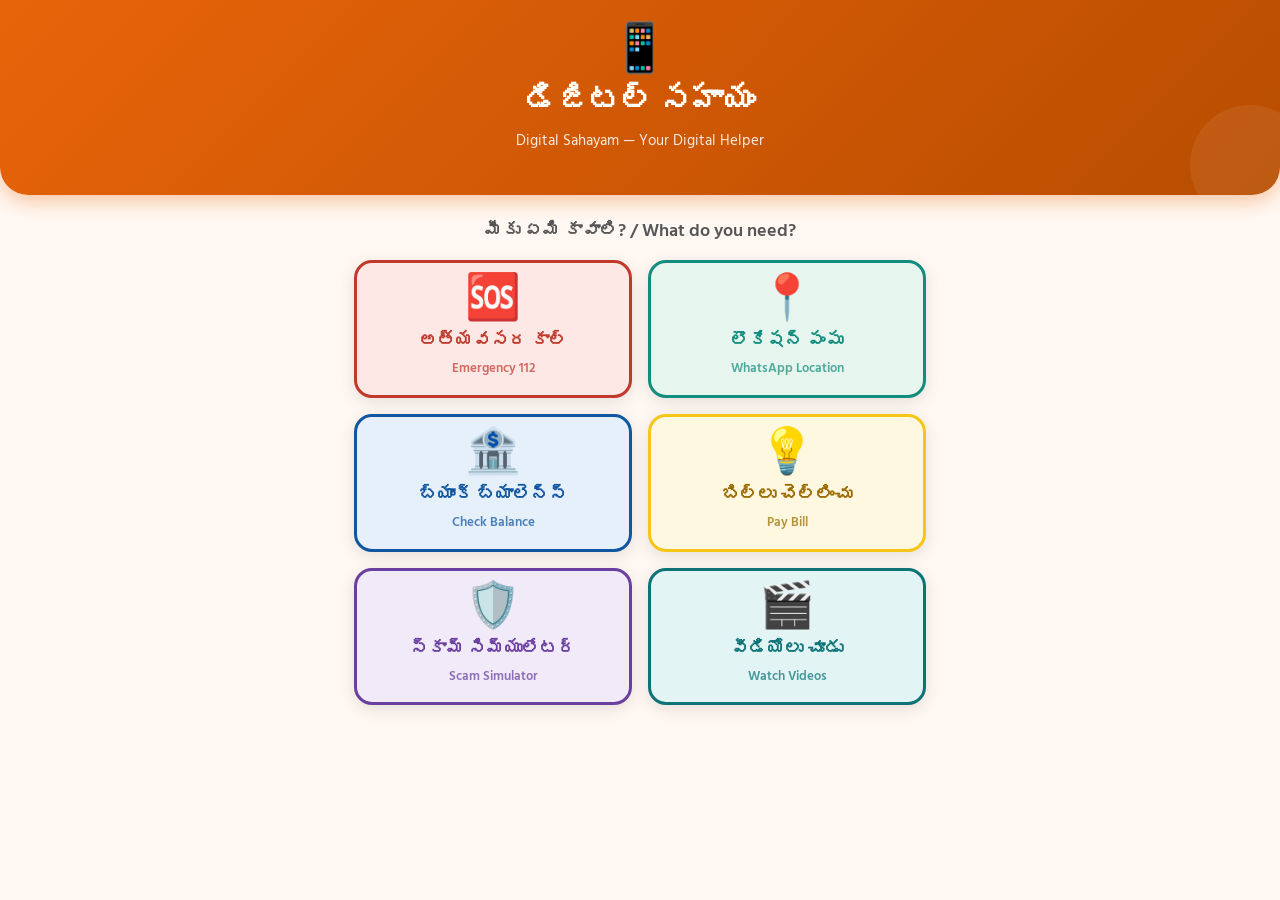
<file: index.html>
<!DOCTYPE html>
<html lang="te">
<head>
  <meta charset="UTF-8"/>
  <meta name="viewport" content="width=device-width, initial-scale=1.0"/>
  <title>డిజిటల్ సహాయం | Digital Sahayam</title>
  <link rel="manifest" href="manifest.json">
  <link href="https://cdn.jsdelivr.net/npm/bootstrap@5.3.0/dist/css/bootstrap.min.css" rel="stylesheet"/>
  <link href="https://fonts.googleapis.com/css2?family=Baloo+2:wght@600;800&family=Hind:wght@400;600&display=swap" rel="stylesheet"/>
  <link rel="stylesheet" href="style.css"/>
</head>
<body>

  <header class="site-header header-orange">
    <div class="header-icon">📱</div>
    <h1 class="header-title">డిజిటల్ సహాయం</h1>
    <p class="header-sub">Digital Sahayam — Your Digital Helper</p>
  </header>

  <main class="page-container mt-4">
    <p class="section-hint">మీకు ఏమి కావాలి? / What do you need?</p>

    <div class="row g-3">
      <div class="col-6">
        <a class="big-btn btn-emergency" href="tel:112">
          <span class="btn-icon">🆘</span>
          <span class="btn-label">అత్యవసర కాల్</span>
          <span class="btn-sublabel">Emergency 112</span>
        </a>
      </div>

      <div class="col-6">
        <div class="big-btn btn-whatsapp" id="btn-location">
          <span class="btn-icon">📍</span>
          <span class="btn-label">లొకేషన్ పంపు</span>
          <span class="btn-sublabel">WhatsApp Location</span>
        </div>
      </div>

      <div class="col-6">
        <div class="big-btn btn-bank" onclick="openSheet('balance-sheet')">
          <span class="btn-icon">🏦</span>
          <span class="btn-label">బ్యాంక్ బ్యాలెన్స్</span>
          <span class="btn-sublabel">Check Balance</span>
        </div>
      </div>

      <div class="col-6">
        <div class="big-btn btn-bill" onclick="openSheet('bill-sheet')">
          <span class="btn-icon">💡</span>
          <span class="btn-label">బిల్లు చెల్లించు</span>
          <span class="btn-sublabel">Pay Bill</span>
        </div>
      </div>

      <div class="col-6">
        <a class="big-btn btn-scam" href="scam-simulator.html">
          <span class="btn-icon">🛡️</span>
          <span class="btn-label">స్కామ్ సిమ్యులేటర్</span>
          <span class="btn-sublabel">Scam Simulator</span>
        </a>
      </div>

      <div class="col-6">
        <a class="big-btn btn-video" href="videos.html">
          <span class="btn-icon">🎬</span>
          <span class="btn-label">వీడియోలు చూడు</span>
          <span class="btn-sublabel">Watch Videos</span>
        </a>
      </div>
    </div>
  </main>


  <!-- ===================================================
       SHEET 1 : BANK BALANCE — Method Selector
       =================================================== -->
  <div class="sheet-overlay" id="balance-sheet">
    <div class="sheet-box">
      <button class="sheet-close" onclick="closeSheet('balance-sheet')">✕</button>
      <div class="sheet-title">🏦 బ్యాంక్ బ్యాలెన్స్ చెక్ చేయండి</div>
      <div class="sheet-sub">మీకు అనువైన పద్ధతి ఎంచుకోండి — 100% సురక్షితం</div>

      <div class="method-grid">

        <!-- Missed Call -->
        <div class="method-card method-missed"
             onclick="closeSheet('balance-sheet'); setTimeout(()=>openSheet('bank-missed-sheet'),160)">
          <span class="method-icon">📵</span>
          <div class="method-name">మిస్డ్ కాల్</div>
          <div class="method-sub">కాల్ ఇవ్వండి<br>Balance SMS వస్తుంది</div>
        </div>

        <!-- SMS Balance -->
        <div class="method-card method-sms"
             onclick="closeSheet('balance-sheet'); setTimeout(()=>openSheet('bank-sms-sheet'),160)">
          <span class="method-icon">💬</span>
          <div class="method-name">SMS Balance</div>
          <div class="method-sub">SMS పంపండి<br>Balance Reply వస్తుంది</div>
        </div>

        <!-- USSD *99# -->
        <a class="method-card method-ussd" href="tel:*99%23">
          <span class="method-icon">📞</span>
          <div class="method-name">USSD *99#</div>
          <div class="method-sub">Dial చేయండి
            <span class="jio-warn">⚠️ Jio లో పని చేయదు</span>
          </div>
        </a>

        <!-- ATM -->
        <a class="method-card method-atm"
           href="https://www.google.com/maps/search/ATM+near+me" target="_blank">
          <span class="method-icon">🏧</span>
          <div class="method-name">దగ్గర ATM</div>
          <div class="method-sub">ATM వద్ద చెక్ చేయండి<br>Internet అక్కర్లేదు</div>
        </a>

      </div>

      <p class="balance-warn">⚠️ మీ OTP / PIN / Password ఎవరికీ చెప్పకండి!</p>
    </div>
  </div>


  <!-- ===================================================
       SHEET 2 : MISSED CALL — Bank Selector
       =================================================== -->
  <div class="sheet-overlay" id="bank-missed-sheet">
    <div class="sheet-box">
      <button class="sheet-close" onclick="closeSheet('bank-missed-sheet')">✕</button>
      <div class="sheet-title">📵 మీ బ్యాంక్ ఎంచుకోండి</div>
      <div class="sheet-sub">మిస్డ్ కాల్ ఇవ్వండి — Balance SMS వస్తుంది (Free)</div>

      <div class="bank-grid">
        <a class="bank-card" href="tel:09223766666">
          <span class="bank-logo">🏛️</span>
          <span class="bank-name">SBI</span>
          <span class="bank-num">09223766666</span>
        </a>
        <a class="bank-card" href="tel:9654242424">
          <span class="bank-logo">🔵</span>
          <span class="bank-name">HDFC Bank</span>
          <span class="bank-num">9654242424</span>
        </a>
        <a class="bank-card" href="tel:9594613613">
          <span class="bank-logo">🟠</span>
          <span class="bank-name">ICICI Bank</span>
          <span class="bank-num">9594613613</span>
        </a>
        <a class="bank-card" href="tel:08049400144">
          <span class="bank-logo">🔴</span>
          <span class="bank-name">Axis Bank</span>
          <span class="bank-num">08049400144</span>
        </a>
        <a class="bank-card" href="tel:09015734734">
          <span class="bank-logo">🟡</span>
          <span class="bank-name">Canara Bank</span>
          <span class="bank-num">09015734734</span>
        </a>
        <a class="bank-card" href="tel:09223008586">
          <span class="bank-logo">🟢</span>
          <span class="bank-name">Union Bank</span>
          <span class="bank-num">09223008586</span>
        </a>
        <a class="bank-card" href="tel:18001802222">
          <span class="bank-logo">🔷</span>
          <span class="bank-name">PNB</span>
          <span class="bank-num">18001802222</span>
        </a>
        <a class="bank-card" href="tel:8468001111">
          <span class="bank-logo">🏦</span>
          <span class="bank-name">Bank of Baroda</span>
          <span class="bank-num">8468001111</span>
        </a>
      </div>

      <p class="bank-tip">✅ కాల్ ఆటోమేటిక్ గా disconnect అవుతుంది — Balance SMS వస్తుంది</p>
    </div>
  </div>


  <!-- ===================================================
       SHEET 3 : SMS BALANCE — Bank Selector
       =================================================== -->
  <div class="sheet-overlay" id="bank-sms-sheet">
    <div class="sheet-box">
      <button class="sheet-close" onclick="closeSheet('bank-sms-sheet')">✕</button>
      <div class="sheet-title">💬 SMS Balance Check</div>
      <div class="sheet-sub">మీ బ్యాంక్ ఎంచుకోండి — SMS పంపి Balance చూడండి</div>

      <div class="bank-grid">
  <a class="bank-card" href="sms:09223766666?body=BAL">
    <span class="bank-logo">🏛️</span>
    <span class="bank-name">SBI</span>
    <span class="bank-num">BAL → 09223766666</span>
  </a>
  <a class="bank-card" href="sms:5676712?body=BAL">
    <span class="bank-logo">🔵</span>
    <span class="bank-name">HDFC Bank</span>
    <span class="bank-num">BAL → 5676712</span>
  </a>
  <a class="bank-card" href="sms:9215676766?body=IBAL%20">
    <span class="bank-logo">🟠</span>
    <span class="bank-name">ICICI Bank</span>
    <span class="bank-num">IBAL &lt;last 6 digits A/c&gt; → 9215676766</span>
  </a>
  <a class="bank-card" href="sms:9717000002?body=BAL">
    <span class="bank-logo">🔴</span>
    <span class="bank-name">Axis Bank</span>
    <span class="bank-num">BAL → 9717000002</span>
  </a>
  <a class="bank-card" href="sms:5607060?body=CANBAL%20">
    <span class="bank-logo">🟡</span>
    <span class="bank-name">Canara Bank</span>
    <span class="bank-num">CANBAL &lt;UserID&gt; &lt;MPIN&gt; → 5607060</span>
  </a>
  <a class="bank-card" href="sms:09223008486?body=UBAL">
    <span class="bank-logo">🟢</span>
    <span class="bank-name">Union Bank</span>
    <span class="bank-num">UBAL → 09223008486</span>
  </a>
</div>

      <p class="bank-tip">📲 మీ రిజిస్టర్డ్ మొబైల్ నంబర్ నుండి మాత్రమే SMS పంపండి</p>
    </div>
  </div>


  <!-- ===================================================
       SHEET 4 : BILL TYPE — Selector
       =================================================== -->
  <div class="sheet-overlay" id="bill-sheet">
    <div class="sheet-box">
      <button class="sheet-close" onclick="closeSheet('bill-sheet')">✕</button>
      <div class="sheet-title">💡 ఏ బిల్లు చెల్లించాలి?</div>
      <div class="sheet-sub">మీకు కావలసిన ఆప్షన్ ఎంచుకోండి</div>
      <div class="bill-grid">
        <div class="bill-opt bill-trigger" data-type="electricity">
          <span>⚡</span>Electricity<br>కరెంట్ బిల్లు
        </div>
        <div class="bill-opt bill-trigger" data-type="mobile">
          <span>📱</span>Mobile<br>Recharge
        </div>
        <div class="bill-opt bill-trigger" data-type="scan">
          <span>📷</span>Scan QR<br>స్కాన్ చేసి పే
        </div>
        <div class="bill-opt bill-trigger" data-type="other">
          <span>💳</span>Other<br>ఇతరాలు
        </div>
      </div>
    </div>
  </div>


  <!-- ===================================================
       SHEET 5 : STATE SELECTOR — Electricity Only
       =================================================== -->
  <div class="sheet-overlay" id="state-sheet">
    <div class="sheet-box">
      <button class="sheet-close" onclick="closeSheet('state-sheet')">✕</button>
      <div class="sheet-title">⚡ మీ రాష్ట్రం ఏది?</div>
      <div class="sheet-sub">కరెంట్ బిల్లు కోసం రాష్ట్రం ఎంచుకోండి</div>
      <div class="bill-grid">
        <div class="bill-opt state-trigger" data-state="ap">
          <span>🟢</span>Andhra Pradesh<br>ఆంధ్రప్రదేశ్
        </div>
        <div class="bill-opt state-trigger" data-state="ts">
          <span>🔵</span>Telangana<br>తెలంగాణ
        </div>
      </div>
    </div>
  </div>


  <!-- ===================================================
       SHEET 6 : TELECOM — Mobile Recharge
       =================================================== -->
  <div class="sheet-overlay" id="telecom-sheet">
    <div class="sheet-box">
      <button class="sheet-close" onclick="closeSheet('telecom-sheet')">✕</button>
      <div class="sheet-title">📱 మీ Operator ఎంచుకోండి</div>
      <div class="sheet-sub">Official website లో recharge చేయండి — Safe & Secure</div>
      <div class="telecom-grid">
        <a class="telecom-btn" href="https://www.jio.com/self-care/recharge" target="_blank">
          <span>🔵</span>Jio
          <div class="telecom-sub">jio.com</div>
        </a>
        <a class="telecom-btn" href="https://www.airtel.in/recharge-online/" target="_blank">
          <span>🔴</span>Airtel
          <div class="telecom-sub">airtel.in</div>
        </a>
        <a class="telecom-btn" href="https://portal2.bsnl.in/myportal/quickpay.do" target="_blank">
          <span>🟡</span>BSNL
          <div class="telecom-sub">bsnl.in</div>
        </a>
        <a class="telecom-btn" href="https://www.myvi.in/recharge" target="_blank">
          <span>🟣</span>Vi (Vodafone)
          <div class="telecom-sub">myvi.in</div>
        </a>
      </div>
      <p class="bank-tip">🌐 Browser లో official website తెరుచుకుంటుంది — App అక్కర్లేదు</p>
    </div>
  </div>


  <!-- ===================================================
       SHEET 7 : PAY GUIDE — Dynamic Options
       (Filled by main.js based on bill type + state)
       =================================================== -->
  <div class="sheet-overlay" id="pay-guide-sheet">
    <div class="sheet-box">
      <button class="sheet-close" onclick="closeSheet('pay-guide-sheet')">✕</button>
      <div class="sheet-title" id="pgs-title">Payment Options</div>
      <div class="sheet-sub" id="pgs-sub">మీకు అనువైన పద్ధతి ఎంచుకోండి</div>
      <div class="pay-grid" id="pgs-options">
        <!-- Injected dynamically by main.js -->
      </div>
    </div>
  </div>


  <!-- ===================================================
       WhatsApp Location Toast
       =================================================== -->
  <div id="location-toast" style="display:none;position:fixed;bottom:28px;left:50%;
       transform:translateX(-50%);background:#1A7A4A;color:#fff;padding:14px 24px;
       border-radius:14px;font-family:'Baloo 2',cursive;font-weight:700;font-size:1rem;
       z-index:9999;box-shadow:0 4px 16px rgba(0,0,0,0.2);text-align:center;">
    📍 WhatsApp కి redirect అవుతోంది!<br>
    <small style="font-weight:400;font-size:0.85rem;">Location share చేయండి</small>
  </div>

  <script src="https://cdn.jsdelivr.net/npm/bootstrap@5.3.0/dist/js/bootstrap.bundle.min.js"></script>
  <script src="main.js"></script>
</body>
</html>
</file>
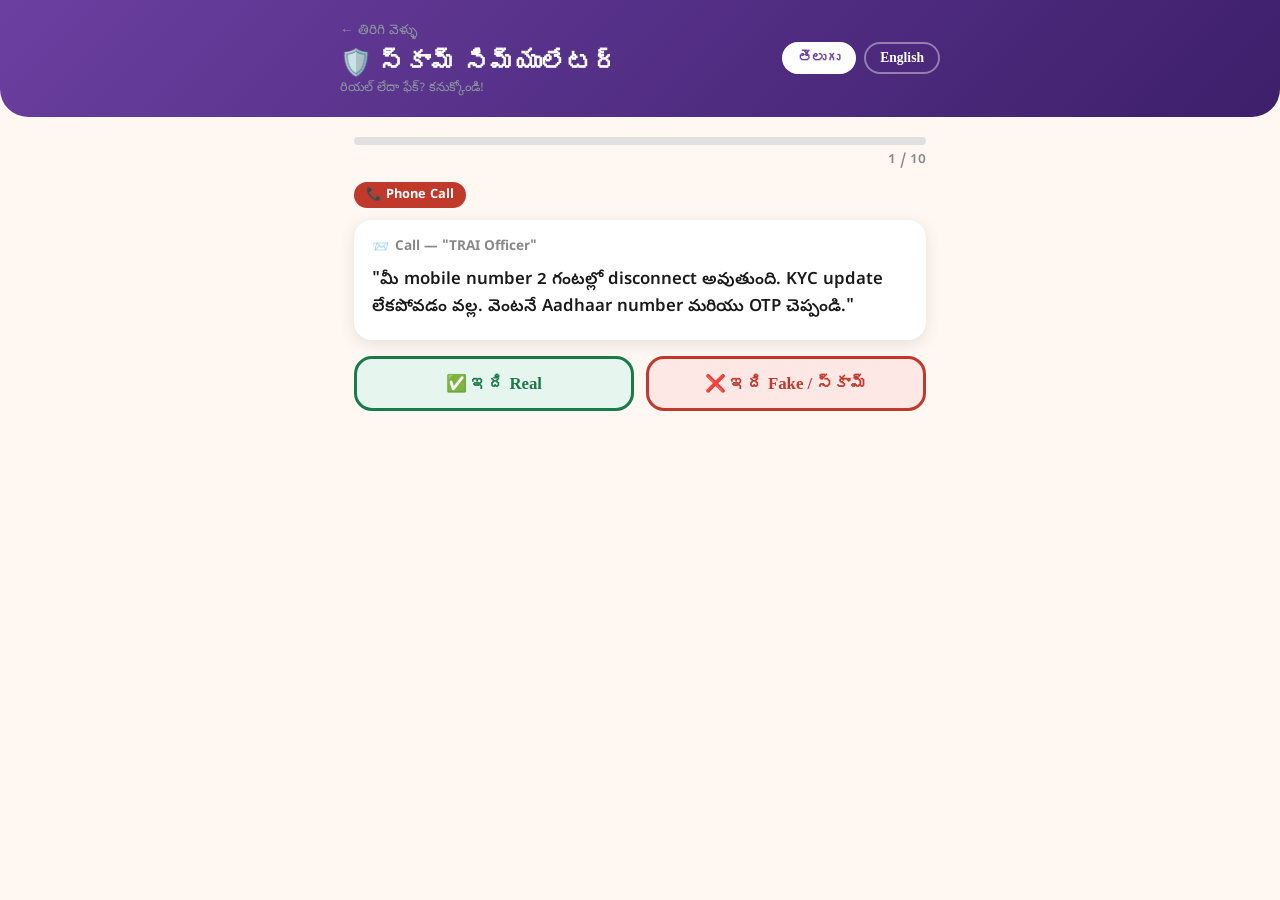
<file: scam-simulator.html>
<!DOCTYPE html>
<html lang="te">
<head>
  <meta charset="UTF-8" />
  <meta name="viewport" content="width=device-width, initial-scale=1.0" />
  <title>స్కామ్ సిమ్యులేటర్ | Scam Simulator</title>
  <link rel="manifest" href="manifest.json">
  <link rel="stylesheet" href="style.css" />
  <link href="https://fonts.googleapis.com/css2?family=Noto+Sans+Telugu:wght@400;700&family=Inter:wght@400;600;700&display=swap" rel="stylesheet" />
</head>
<body>

  <header class="sim-header">
    <div style="max-width:600px;margin:0 auto;display:flex;align-items:center;justify-content:space-between;flex-wrap:wrap;gap:0.5rem;">
      <div>
        <a href="index.html" id="ui-back" style="color:#8b949e;text-decoration:none;font-size:0.85rem;">← తిరిగి వెళ్ళు</a>
        <h1 class="sim-title" id="ui-title" style="margin-top:0.3rem;">🛡️ స్కామ్ సిమ్యులేటర్</h1>
        <p style="font-size:0.8rem;color:#8b949e;margin-top:2px;" id="ui-subtitle">రియల్ లేదా ఫేక్? కనుక్కోండి!</p>
      </div>
      <div class="lang-toggle">
        <button class="lang-btn active" id="lang-te" onclick="setLang('te')">తెలుగు</button>
        <button class="lang-btn" id="lang-en" onclick="setLang('en')">English</button>
      </div>
    </div>
  </header>

  <div class="sim-body">

    <div id="gameArea">
      <div class="progress-bar-wrap">
        <div class="progress-bar-fill" id="progressFill" style="width:0%"></div>
      </div>
      <div class="q-counter" id="qCounter">1 / 10</div>

      <span class="q-type-badge badge-whatsapp" id="qBadge">💬 WhatsApp మెసేజ్</span>

      <div class="msg-card">
        <div class="msg-header">
          <span>📨</span>
          <span id="msgSender">Loading...</span>
        </div>
        <div class="msg-telugu" id="msgTelugu"></div>
        <div class="msg-english" id="msgEnglish" style="display:none;"></div>
      </div>

      <div class="answer-row">
        <button class="ans-btn ans-btn--real" id="btnReal" onclick="answer('real')">✅ ఇది Real</button>
        <button class="ans-btn ans-btn--fake" id="btnFake" onclick="answer('fake')">❌ ఇది Fake</button>
      </div>

      <div class="result-card" id="resultCard">
        <div class="result-icon" id="resultIcon"></div>
        <div class="result-telugu" id="resultTelugu"></div>
        <div class="result-english" id="resultEnglish" style="display:none;"></div>
      </div>

      <button class="next-btn" id="nextBtn" onclick="nextQuestion()" style="display:none;">తదుపరి ప్రశ్న →</button>
    </div>

    <div class="score-screen" id="scoreScreen">
      <div class="score-emoji" id="scoreEmoji">🏆</div>
      <div class="score-number" id="finalScore">0 / 10</div>
      <div class="score-label" id="ui-score-label">మీ స్కోర్</div>
      <p class="score-message" id="scoreMessage"></p>
      <button class="restart-btn" id="ui-restart" onclick="startGame()">🔄 మళ్ళీ ఆడండి</button>
      <br>
      <a href="index.html" class="home-btn" id="ui-home">🏠 హోమ్ కి వెళ్ళు</a>
    </div>

  </div>

  <script src="scam.js"></script>
</body>
</html>
</file>
<file: style.css>
/* ============================================================
   DIGITAL SAHAYAM — style.css
   PS088: Digital Literacy for Rural Elderly
   Updated: Balance Check Methods + Bill Payment Fix
   ============================================================ */

/* ---------- CSS Variables ---------- */
:root {
  --orange:       #E8640A;
  --orange-light: #FFF3E8;
  --green:        #1A7A4A;
  --green-light:  #E6F5ED;
  --blue:         #1056A0;
  --blue-light:   #E6F0FA;
  --red:          #C0392B;
  --red-light:    #FDE8E6;
  --purple:       #6B3FA0;
  --purple-light: #F0EAF9;
  --teal:         #0D7377;
  --teal-light:   #E2F4F4;
  --yellow:       #F5C518;
  --yellow-light: #FFF8E1;
  --text-dark:    #1A1A1A;
  --text-muted:   #555;
  --text-light:   #888;
  --bg:           #FFF8F2;
  --white:        #FFFFFF;
  --radius-sm:    10px;
  --radius:       18px;
  --radius-lg:    28px;
  --shadow-sm:    0 2px 8px rgba(0,0,0,0.07);
  --shadow:       0 4px 16px rgba(0,0,0,0.10);
  --shadow-lg:    0 8px 28px rgba(0,0,0,0.14);
  --transition:   0.17s ease;
}

/* ---------- Reset & Base ---------- */
*, *::before, *::after {
  box-sizing: border-box;
  margin: 0;
  padding: 0;
}

html { scroll-behavior: smooth; }

body {
  font-family: 'Hind', 'Noto Sans Telugu', sans-serif;
  background: var(--bg);
  color: var(--text-dark);
  min-height: 100vh;
  -webkit-tap-highlight-color: transparent;
}

/* ---------- Typography ---------- */
h1, h2, h3, .font-display {
  font-family: 'Baloo 2', cursive;
}

/* ---------- Universal Containers ---------- */
.page-container {
  max-width: 600px;
  margin: 0 auto;
  padding: 0 14px;
}

/* ============================================================
   SHARED HEADER STYLES
   ============================================================ */
.site-header {
  color: var(--white);
  border-bottom-left-radius: var(--radius-lg);
  border-bottom-right-radius: var(--radius-lg);
  padding: 28px 20px 26px;
  text-align: center;
  position: relative;
  overflow: hidden;
}
.site-header::after {
  content: '';
  position: absolute;
  bottom: -30px; right: -30px;
  width: 120px; height: 120px;
  background: rgba(255,255,255,0.07);
  border-radius: 50%;
}
.header-orange { background: linear-gradient(135deg, var(--orange), #b84d00); box-shadow: 0 6px 20px rgba(232,100,10,0.35); }
.header-purple { background: linear-gradient(135deg, var(--purple), #3d1f6b); box-shadow: 0 6px 20px rgba(107,63,160,0.35); }
.header-teal   { background: linear-gradient(135deg, var(--teal),   #074a4d); box-shadow: 0 6px 20px rgba(13,115,119,0.35); }

.header-icon  { font-size: 3rem; line-height: 1; margin-bottom: 8px; }
.header-title { font-size: 2rem; font-weight: 800; line-height: 1.2; }
.header-sub   { font-size: 0.95rem; opacity: 0.88; margin-top: 4px; }

/* ---------- Back Button Bar ---------- */
.btn-bar {
  display: flex;
  align-items: center;
  justify-content: space-between;
  max-width: 600px;
  margin: 18px auto 0;
  padding: 0 14px;
}
.btn-back {
  background: var(--white);
  border: 2px solid currentColor;
  border-radius: var(--radius-sm);
  font-family: 'Baloo 2', cursive;
  font-weight: 700;
  font-size: 0.97rem;
  padding: 9px 18px;
  text-decoration: none;
  transition: var(--transition);
  cursor: pointer;
}
.btn-back:hover { opacity: 0.85; }
.btn-back-teal  { color: var(--teal); }
.btn-back-teal:hover  { background: var(--teal);   color: var(--white); }
.btn-back-purple:hover { background: var(--purple); color: var(--white); }
.page-meta { font-size: 0.82rem; color: var(--text-light); }

/* ============================================================
   INDEX PAGE — BIG BUTTONS
   ============================================================ */
.section-hint {
  text-align: center;
  font-size: 1.1rem;
  font-weight: 600;
  color: var(--text-muted);
  margin: 20px 0 14px;
}

.big-btn {
  display: flex;
  flex-direction: column;
  align-items: center;
  justify-content: center;
  width: 100%;
  min-height: 135px;
  border-radius: var(--radius);
  padding: 16px 10px;
  cursor: pointer;
  text-decoration: none;
  border: 3px solid transparent;
  box-shadow: var(--shadow);
  gap: 7px;
  transition: transform var(--transition), box-shadow var(--transition);
  -webkit-user-select: none;
  user-select: none;
}
.big-btn:active { transform: scale(0.95); box-shadow: var(--shadow-sm); }
.big-btn:hover  { transform: translateY(-4px); box-shadow: var(--shadow-lg); }

.big-btn .btn-icon    { font-size: 2.8rem; line-height: 1; }
.big-btn .btn-label   { font-family: 'Baloo 2', cursive; font-size: 1.1rem; font-weight: 800; text-align: center; line-height: 1.25; }
.big-btn .btn-sublabel{ font-size: 0.8rem; font-weight: 600; opacity: 0.72; text-align: center; }

.btn-emergency { background: var(--red-light);    color: var(--red);    border-color: var(--red);    }
.btn-whatsapp  { background: #E6F5ED;             color: #128C7E;       border-color: #128C7E;       }
.btn-bank      { background: var(--blue-light);   color: var(--blue);   border-color: var(--blue);   }
.btn-bill      { background: var(--yellow-light);  color: #9A6A00;      border-color: var(--yellow); }
.btn-scam      { background: var(--purple-light);  color: var(--purple); border-color: var(--purple); }
.btn-video     { background: var(--teal-light);    color: var(--teal);   border-color: var(--teal);  }

/* ============================================================
   BOTTOM SHEET — Base Styles
   ============================================================ */
.sheet-overlay {
  display: none !important;
  position: fixed;
  inset: 0;
  background: rgba(0,0,0,0.5);
  z-index: 1000;
  align-items: flex-end;
  justify-content: center;
}
.sheet-overlay.open { display: flex !important; }

.sheet-box {
  background: var(--white);
  border-radius: 24px 24px 0 0;
  width: 100%;
  max-width: 600px;
  padding: 22px 20px 36px;
  box-shadow: 0 -8px 32px rgba(0,0,0,0.15);
  animation: slideUp 0.28s ease;
  max-height: 90vh;
  overflow-y: auto;
}
@keyframes slideUp { from { transform: translateY(100%); } to { transform: translateY(0); } }

.sheet-title {
  font-family: 'Baloo 2', cursive;
  font-size: 1.2rem; font-weight: 800;
  color: var(--text-dark);
  margin-bottom: 6px;
}
.sheet-sub   { font-size: 0.9rem; color: var(--text-muted); margin-bottom: 18px; }
.sheet-close {
  float: right; background: none; border: none;
  font-size: 1.4rem; cursor: pointer; color: var(--text-light); margin-top: -4px;
}

/* ============================================================
   BALANCE CHECK — Method Selector Cards
   ============================================================ */
.method-grid {
  display: grid;
  grid-template-columns: 1fr 1fr;
  gap: 12px;
  margin-bottom: 8px;
}
.method-card {
  display: flex;
  flex-direction: column;
  align-items: center;
  padding: 18px 10px;
  border-radius: var(--radius);
  border: 2px solid;
  cursor: pointer;
  text-align: center;
  text-decoration: none;
  transition: transform var(--transition), box-shadow var(--transition);
  -webkit-user-select: none;
  user-select: none;
}
.method-card:active { transform: scale(0.95); }
.method-card:hover  { box-shadow: var(--shadow); }

.method-icon { font-size: 2.4rem; margin-bottom: 6px; display: block; }
.method-name { font-family: 'Baloo 2', cursive; font-size: 1rem; font-weight: 800; }
.method-sub  { font-size: 0.76rem; margin-top: 4px; line-height: 1.4; opacity: 0.82; }

.method-missed { background: var(--blue-light);   border-color: var(--blue);   color: var(--blue);   }
.method-sms    { background: var(--green-light);  border-color: var(--green);  color: var(--green);  }
.method-ussd   { background: var(--orange-light); border-color: var(--orange); color: var(--orange); }
.method-atm    { background: var(--yellow-light); border-color: #9A6A00;       color: #9A6A00;       }

.jio-warn     { color: var(--red); font-size: 0.7rem; font-weight: 700; display: block; margin-top: 2px; }
.balance-warn { margin-top: 14px; font-size: 0.83rem; color: var(--red); text-align: center; font-weight: 700; }

/* ============================================================
   BANK SELECTOR — Missed Call & SMS Sheets
   ============================================================ */
.bank-grid {
  display: grid;
  grid-template-columns: 1fr 1fr;
  gap: 10px;
}
.bank-card {
  display: flex;
  flex-direction: column;
  align-items: center;
  padding: 14px 8px;
  border-radius: var(--radius-sm);
  border: 2px solid #e8e8e8;
  background: var(--white);
  text-decoration: none;
  color: var(--text-dark);
  text-align: center;
  font-family: 'Baloo 2', cursive;
  cursor: pointer;
  transition: var(--transition);
  -webkit-user-select: none;
  user-select: none;
}
.bank-card:hover, .bank-card:active {
  border-color: var(--blue);
  background: var(--blue-light);
}
.bank-logo { font-size: 1.8rem; margin-bottom: 4px; }
.bank-name { font-size: 0.95rem; font-weight: 800; }
.bank-num  {
  font-size: 0.7rem;
  color: var(--text-muted);
  font-weight: 600;
  margin-top: 3px;
  font-family: 'Hind', sans-serif;
  word-break: break-all;
}

.bank-tip {
  margin-top: 14px;
  font-size: 0.82rem;
  color: var(--green);
  text-align: center;
  font-weight: 700;
  line-height: 1.4;
}

/* ============================================================
   BILL PAYMENT — Type & State Selectors
   ============================================================ */
.bill-grid { display: grid; grid-template-columns: 1fr 1fr; gap: 12px; }
.bill-opt {
  display: flex; flex-direction: column; align-items: center; gap: 8px;
  padding: 18px 10px; border-radius: var(--radius);
  border: 2px solid #e8e8e8; background: var(--white);
  cursor: pointer; font-family: 'Baloo 2', cursive;
  font-size: 0.95rem; font-weight: 700; color: var(--text-dark);
  text-align: center; transition: var(--transition);
  -webkit-user-select: none; user-select: none;
}
.bill-opt:hover, .bill-opt:active { border-color: var(--orange); background: var(--orange-light); }
.bill-opt span { font-size: 2rem; }

/* ============================================================
   TELECOM SHEET — Mobile Recharge
   ============================================================ */
.telecom-grid {
  display: grid;
  grid-template-columns: 1fr 1fr;
  gap: 12px;
}
.telecom-btn {
  display: flex;
  flex-direction: column;
  align-items: center;
  gap: 8px;
  padding: 20px 10px;
  border-radius: var(--radius);
  border: 2px solid #e8e8e8;
  background: var(--white);
  text-decoration: none;
  cursor: pointer;
  text-align: center;
  font-family: 'Baloo 2', cursive;
  font-size: 0.97rem;
  font-weight: 800;
  color: var(--text-dark);
  transition: var(--transition);
  -webkit-user-select: none;
  user-select: none;
}
.telecom-btn:hover, .telecom-btn:active { border-color: var(--orange); background: var(--orange-light); }
.telecom-btn span { font-size: 2.2rem; }
.telecom-sub { font-size: 0.72rem; color: var(--text-muted); font-weight: 600; margin-top: 2px; }

/* ============================================================
   UPI / PAYMENT GUIDE SHEET — Dynamic Options
   ============================================================ */
.upi-grid { display: grid; grid-template-columns: repeat(3, 1fr); gap: 12px; }
.upi-btn {
  display: flex; flex-direction: column; align-items: center; justify-content: center;
  gap: 6px; padding: 16px 8px;
  border-radius: var(--radius); border: 2px solid #e8e8e8;
  background: var(--white); cursor: pointer;
  font-family: 'Baloo 2', cursive; font-size: 0.95rem; font-weight: 700;
  color: var(--text-dark); text-decoration: none;
  transition: var(--transition);
}
.upi-btn:hover, .upi-btn:active { border-color: var(--orange); background: var(--orange-light); }
.upi-btn span { font-size: 2.4rem; }

.pay-grid {
  display: flex;
  flex-direction: column;
  gap: 10px;
}
.pay-option {
  display: flex;
  align-items: center;
  gap: 14px;
  padding: 16px 14px;
  border-radius: var(--radius);
  border: 2px solid;
  text-decoration: none;
  cursor: pointer;
  transition: transform var(--transition);
  -webkit-user-select: none;
  user-select: none;
}
.pay-option:active { transform: scale(0.98); }

.pay-opt-icon { font-size: 2rem; flex-shrink: 0; width: 44px; text-align: center; }
.pay-opt-info { flex: 1; }
.pay-opt-name { font-family: 'Baloo 2', cursive; font-size: 1rem; font-weight: 800; }
.pay-opt-sub  { font-size: 0.78rem; margin-top: 3px; line-height: 1.4; opacity: 0.85; }

.pay-website  { background: var(--blue-light);   border-color: var(--blue);   color: var(--blue);   }
.pay-whatsapp { background: #E6F5ED;             border-color: #128C7E;       color: #128C7E;       }
.pay-meeseva  { background: var(--yellow-light); border-color: #9A6A00;       color: #9A6A00;       }
.pay-info     {
  background: #FFFDE7;
  border-color: #F5C518;
  color: #5A4000;
  cursor: default;
}
.pay-info .pay-opt-name { color: #5A4000; }
.pay-info .pay-opt-sub  { color: #7A5A00; }

/* ---------- Footer ---------- */
footer {
  text-align: center;
  padding: 24px 0 32px;
  font-size: 0.82rem;
  color: var(--text-light);
}

/* ============================================================
   SCAM SIMULATOR STYLES
   ============================================================ */
.sim-header {
  background: linear-gradient(135deg, var(--purple), #3d1f6b);
  color: var(--white);
  padding: 20px 14px;
  border-bottom-left-radius: var(--radius-lg);
  border-bottom-right-radius: var(--radius-lg);
}
.sim-title { font-family: 'Baloo 2', cursive; font-weight: 800; font-size: 1.6rem; }
.sim-body { max-width: 600px; margin: 20px auto; padding: 0 14px; }

.lang-toggle { display: flex; gap: 8px; }
.lang-btn {
  padding: 6px 14px; border-radius: 50px;
  border: 2px solid rgba(255,255,255,0.4); background: transparent;
  color: var(--white); font-family: 'Baloo 2', cursive;
  font-size: 0.85rem; font-weight: 700; cursor: pointer;
  transition: var(--transition);
}
.lang-btn.active { background: var(--white); color: var(--purple); border-color: var(--white); }

.progress-bar-wrap { background: #e0e0e0; border-radius: 50px; height: 8px; overflow: hidden; margin-bottom: 6px; }
.progress-bar-fill { height: 100%; background: linear-gradient(90deg, var(--purple), #9d6de0); border-radius: 50px; transition: width 0.3s ease; }
.q-counter { text-align: right; font-size: 0.85rem; color: var(--text-light); font-weight: 600; margin-bottom: 12px; }

.q-type-badge { display: inline-block; font-size: 0.8rem; font-weight: 700; padding: 4px 12px; border-radius: 50px; margin-bottom: 12px; color: var(--white); }
.badge-whatsapp { background: #128C7E; }
.badge-sms      { background: var(--blue); }
.badge-call     { background: var(--red); }
.badge-email    { background: var(--orange); }
.badge-app      { background: #333; }

.msg-card { background: var(--white); border-radius: var(--radius); padding: 18px; box-shadow: var(--shadow); margin-bottom: 16px; }
.msg-header { font-size: 0.85rem; font-weight: 700; color: var(--text-light); margin-bottom: 10px; display: flex; align-items: center; gap: 6px; }
.msg-telugu, .msg-english { font-size: 1.05rem; line-height: 1.6; font-weight: 600; color: var(--text-dark); }

.answer-row { display: grid; grid-template-columns: 1fr 1fr; gap: 12px; margin-bottom: 16px; }
.ans-btn { border-radius: var(--radius); font-family: 'Baloo 2', cursive; font-size: 1.05rem; font-weight: 800; padding: 14px 10px; cursor: pointer; border: 3px solid transparent; transition: var(--transition); text-align: center; }
.ans-btn--real { background: var(--green-light); color: var(--green); border-color: var(--green); }
.ans-btn--fake { background: var(--red-light);   color: var(--red);   border-color: var(--red);  }
.ans-btn--real:hover:not(:disabled) { background: var(--green); color: var(--white); }
.ans-btn--fake:hover:not(:disabled) { background: var(--red);   color: var(--white); }
.ans-btn:disabled { opacity: 0.45; cursor: not-allowed; }

.result-card { display: none; border-radius: var(--radius); padding: 16px; margin-bottom: 16px; font-size: 0.95rem; line-height: 1.6; border: 2px solid transparent; }
.result-card.correct { background: var(--green-light); color: #0d5c35; border-color: var(--green); }
.result-card.wrong   { background: var(--red-light);   color: #8b1a12; border-color: var(--red); }
.result-icon { font-size: 1.5rem; margin-bottom: 4px; }

.next-btn, .restart-btn { width: 100%; background: var(--purple); color: var(--white); border: none; border-radius: var(--radius); font-family: 'Baloo 2', cursive; font-size: 1.08rem; font-weight: 800; padding: 14px; cursor: pointer; transition: background var(--transition); }
.next-btn:hover, .restart-btn:hover { background: #532d80; }

.score-screen { display: none; text-align: center; background: var(--white); border-radius: var(--radius-lg); padding: 36px 20px; box-shadow: var(--shadow-lg); }
.score-emoji  { font-size: 4.5rem; margin-bottom: 10px; }
.score-number { font-family: 'Baloo 2', cursive; font-size: 2.2rem; font-weight: 800; color: var(--purple); }
.score-label  { font-size: 0.9rem; font-weight: 700; color: var(--text-light); text-transform: uppercase; margin-bottom: 12px; }
.score-message{ font-size: 1rem; color: var(--text-muted); line-height: 1.5; margin-bottom: 20px; }
.home-btn { display: inline-block; margin-top: 14px; color: var(--purple); font-weight: 700; text-decoration: none; }

/* ============================================================
   VIDEOS PAGE
   ============================================================ */
.filter-tabs {
  display: flex; gap: 10px; overflow-x: auto;
  padding: 14px 14px 4px; max-width: 600px;
  margin: 0 auto; scrollbar-width: none;
}
.filter-tabs::-webkit-scrollbar { display: none; }
.tab-btn {
  white-space: nowrap; padding: 8px 18px; border-radius: 50px;
  border: 2px solid var(--teal); background: var(--white); color: var(--teal);
  font-family: 'Baloo 2', cursive; font-size: 0.9rem; font-weight: 700;
  cursor: pointer; transition: var(--transition);
}
.tab-btn.active, .tab-btn:hover { background: var(--teal); color: var(--white); }

.section-heading {
  font-family: 'Baloo 2', cursive; font-size: 1.15rem; font-weight: 800;
  color: var(--text-dark); margin: 22px 0 12px; padding-left: 2px;
}

.video-card {
  background: var(--white); border-radius: var(--radius); overflow: hidden;
  box-shadow: var(--shadow); margin-bottom: 18px;
  transition: transform var(--transition), box-shadow var(--transition);
}
.video-card:hover { transform: translateY(-3px); box-shadow: var(--shadow-lg); }
.video-wrapper { position: relative; padding-bottom: 56.25%; height: 0; background: #111; }
.video-wrapper iframe { position: absolute; inset: 0; width: 100%; height: 100%; border: none; }

.video-thumb {
  position: absolute; inset: 0;
  display: flex; flex-direction: column;
  align-items: center; justify-content: center;
  cursor: pointer; background-size: cover; background-position: center;
}
.play-circle {
  width: 66px; height: 66px;
  background: rgba(255,255,255,0.92); border-radius: 50%;
  display: flex; align-items: center; justify-content: center;
  font-size: 1.8rem; box-shadow: 0 4px 18px rgba(0,0,0,0.28);
  transition: transform var(--transition);
}
.video-thumb:hover .play-circle { transform: scale(1.1); }
.video-body { padding: 14px 16px 16px; }

.vtag { display: inline-block; font-size: 0.73rem; font-weight: 700; padding: 3px 10px; border-radius: 50px; margin-bottom: 7px; }
.vtag-wa   { background: var(--green-light);  color: var(--green); }
.vtag-pay  { background: var(--yellow-light); color: #9A6A00; }
.vtag-safe { background: var(--purple-light); color: var(--purple); }
.vtag-govt { background: var(--blue-light);   color: var(--blue); }

.v-title { font-family: 'Baloo 2', cursive; font-size: 1rem; font-weight: 700; color: var(--text-dark); margin-bottom: 5px; line-height: 1.35; }
.v-desc  { font-size: 0.86rem; color: #666; line-height: 1.55; }
.v-meta  { margin-top: 9px; font-size: 0.78rem; color: var(--text-light); }

.cat-sec { display: none; }
.cat-sec.visible { display: block; }

/* ============================================================
   RESPONSIVE OVERRIDES
   ============================================================ */
@media (max-width: 400px) {
  .header-title  { font-size: 1.55rem; }
  .big-btn       { min-height: 125px; }
  .big-btn .btn-icon  { font-size: 2.3rem; }
  .big-btn .btn-label { font-size: 0.97rem; }
  .method-grid   { gap: 10px; }
  .method-icon   { font-size: 2rem; }
  .method-name   { font-size: 0.9rem; }
  .bank-grid     { grid-template-columns: 1fr 1fr; }
  .telecom-grid  { grid-template-columns: 1fr 1fr; }
  .ans-btn       { font-size: 0.95rem; padding: 14px 8px; }
  .pay-opt-icon  { font-size: 1.6rem; width: 36px; }
  .pay-opt-name  { font-size: 0.9rem; }
}
</file>
